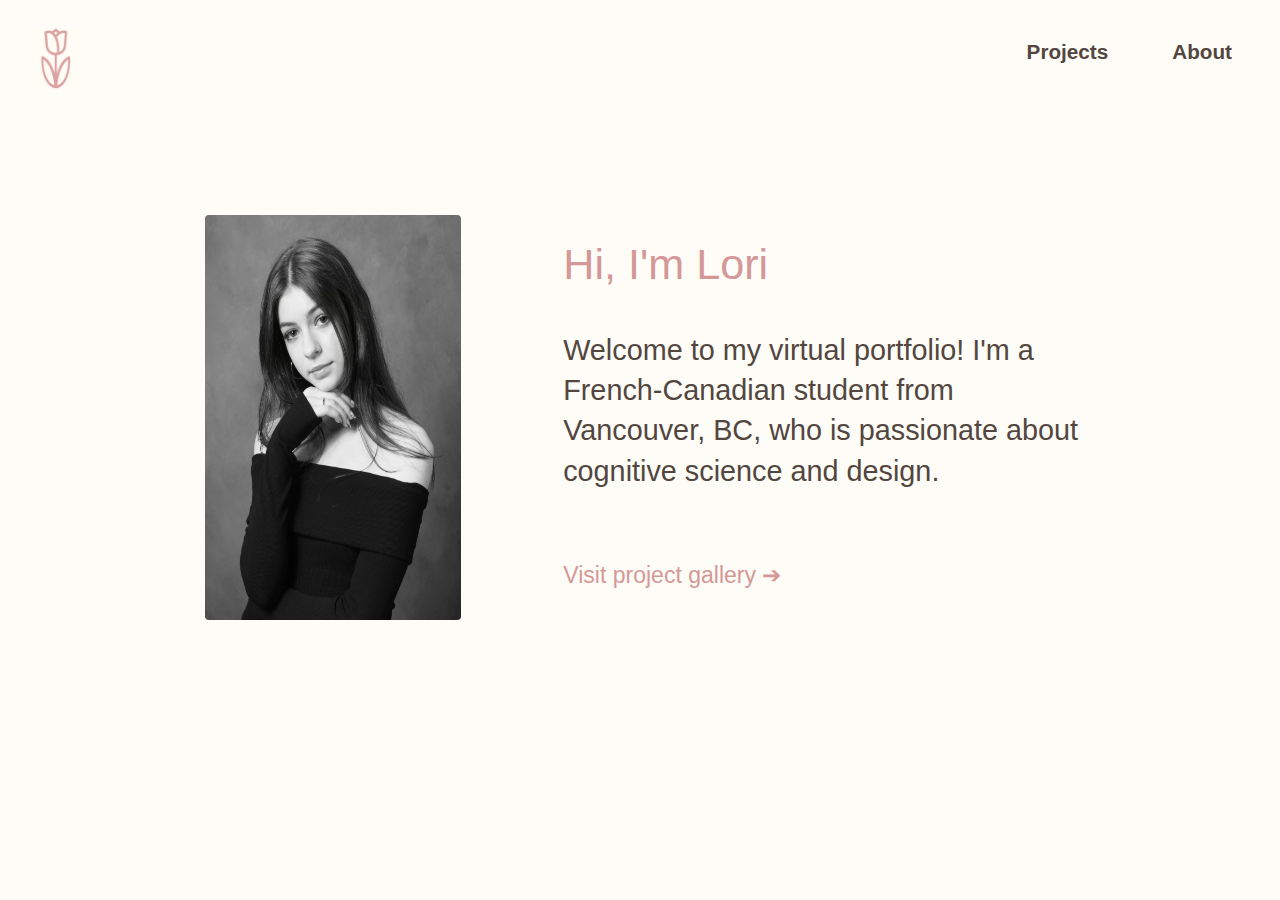
<file: index.html>
<!DOCTYPE html>
<html lang="en">

<head>
    <meta charset="UTF-8">
    <meta name="viewport" content="width=device-width, initial-scale=1.0">
    <title>Loriane Untz - Portfolio</title>
    <link rel="icon" type="image/png" href="images/favicon.png">
    <link rel="stylesheet" href="styles.css">

</head>

<body>
    <div class="navbar">
        <ul>
            <li style="float:left;"><a href="index.html"><b><img id="myLogo" src="images/logo.png"
                            alt="my-logo"></b></a></li>
            <li><a href="PageAboutMe.html">About</a></li>
            <li><a class="lastlink" href="PageProjects.html">Projects</a></li>
        </ul>
    </div>
    <p id="introText">
        <img id="photoOfMe" src="images/me.jpg" alt="me">
        <span id="title-pink">Hi, I'm Lori</span>
        <br>
        <br>
        Welcome to my virtual portfolio! I'm a French-Canadian student from Vancouver, BC, who is passionate about cognitive science and design.
        <br>
        <a href="PageProjects.html" class="galleryButton">Visit project gallery ➔</a>
    </p>
</body>

</html>
</file>
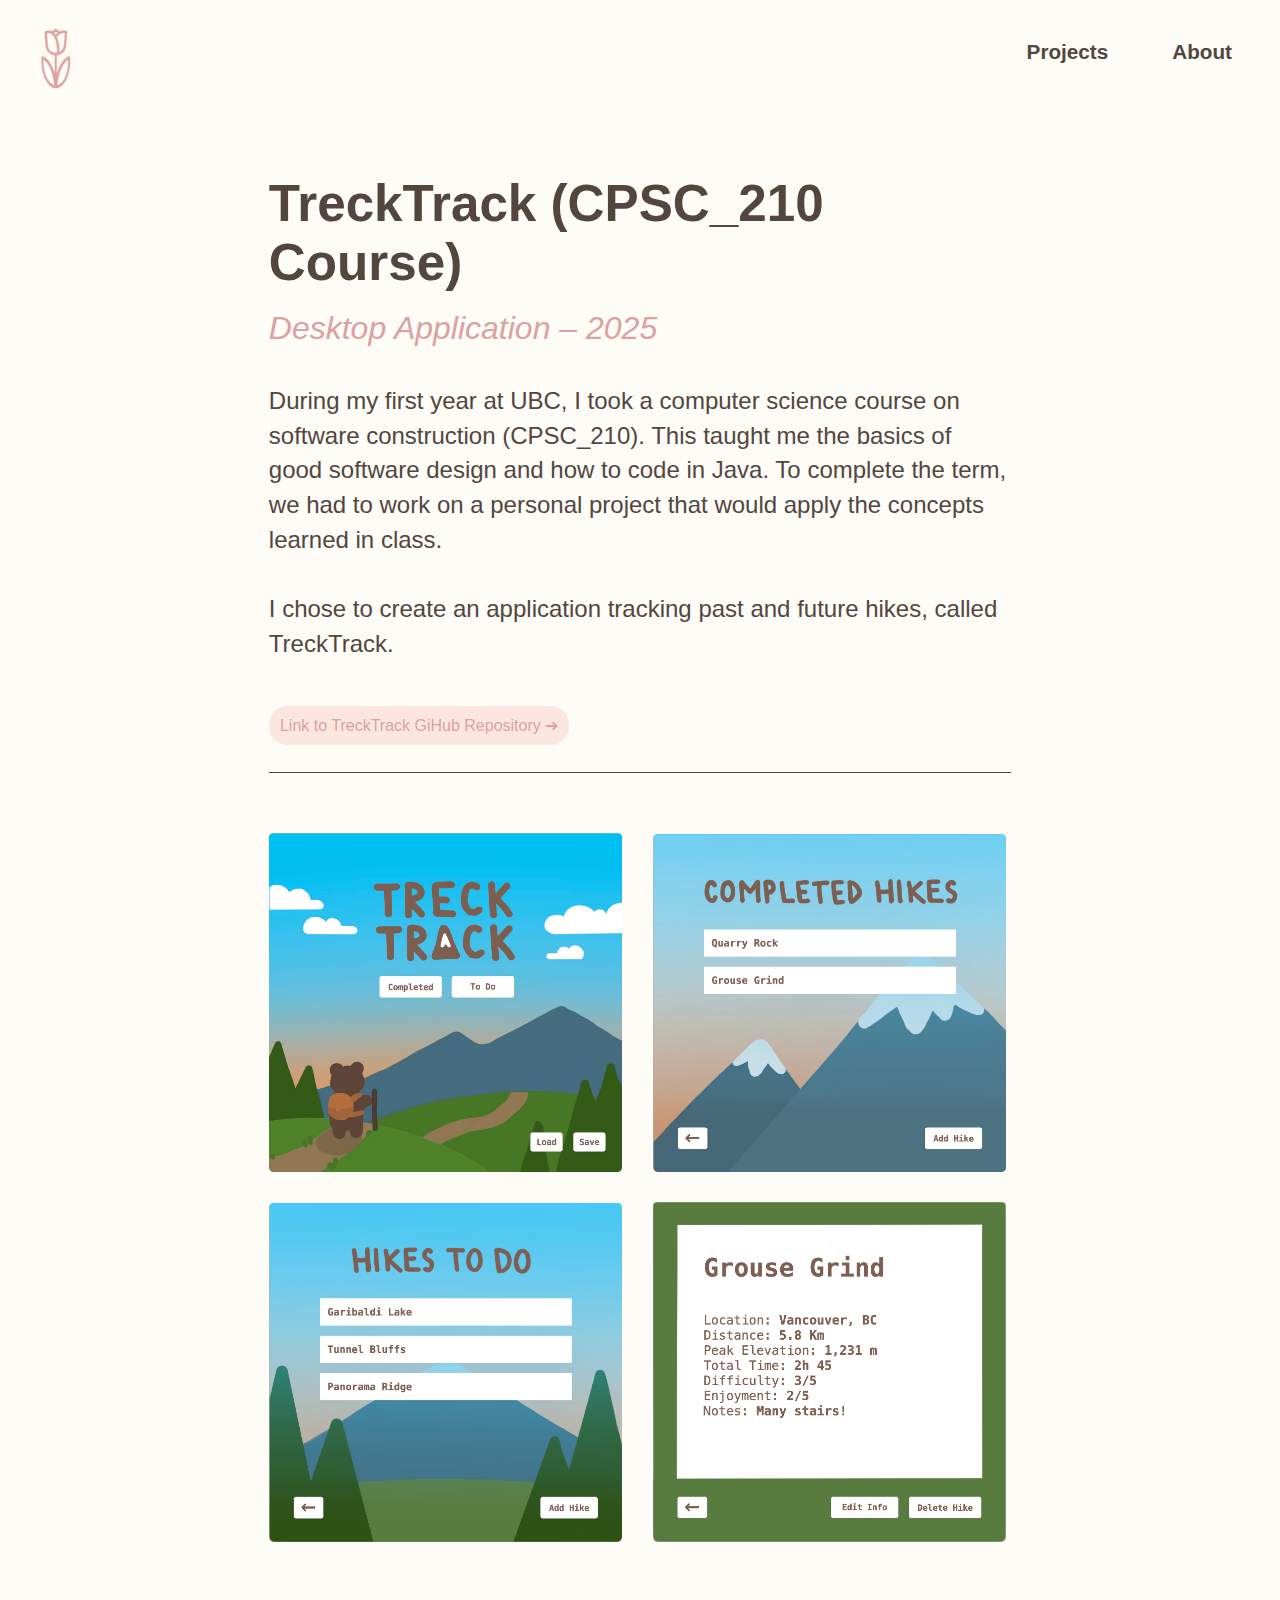
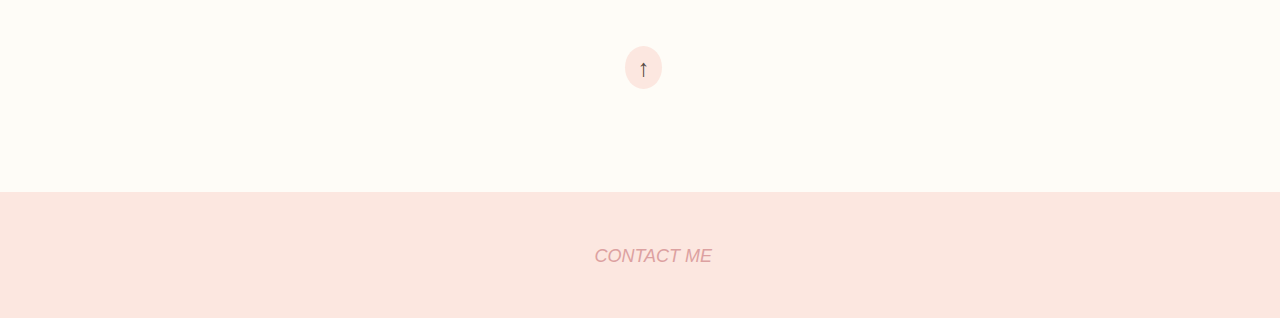
<file: P_210.html>
<!DOCTYPE html>
<html>

<head>
    <meta charset="UTF-8" />
    <meta name="viewport" content="width=device-width, initial-scale=1.0">
    <title>TreckTrack</title>
    <link rel="stylesheet" href="styles.css">
</head>

<body>
    <div class="navbar">
        <ul>
            <li style="float:left;"><a href="index.html"><b><img id="myLogo" src="images/logo.png"
                            alt="my-logo"></b></a></li>
            <li><a href="PageAboutMe.html">About</a></li>
            <li><a class="lastlink" href="PageProjects.html">Projects</a></li>
        </ul>
    </div>
    <div class="body">
        <h2>TreckTrack (CPSC_210 Course)</h2>
        <br>
        <h3>Desktop Application &#8211; 2025</h3>
        <p>
            During my first year at UBC, I took a computer science course on software construction (CPSC_210).
            This taught me the basics of good software design and how to code in Java. To complete the term, we
            had to work on a personal project that would apply the concepts learned in class.
            <br>
            <br>
            I chose to create an application tracking past and future hikes, called TreckTrack.
        </p>
        <br>
        <br>
        <br>
        <a class="linkButton" href="https://github.com/loriane-untz/trecktrack" target="_blank">Link to TreckTrack GiHub
            Repository ➔</a>
        <div id="line"></div>
        <img id="p2" src="images/TreckTrack1.png" alt="Photo 1">
        <img id="p3" src="images/TreckTrack2.png" alt="Photo 2">
        <img id="p2" src="images/TreckTrack3.png" alt="Photo 3">
        <img id="p3" src="images/TreckTrack4.png" alt="Photo 4">
        <a class="topArrow" href="P_210.html">&uarr;</a>
    </div>
    <p class="pageBottom"><a class="pageBottomText" href="mailto:loriane@untz.net" target="_blank">CONTACT ME</a></p>
</body>

</html>
</file>
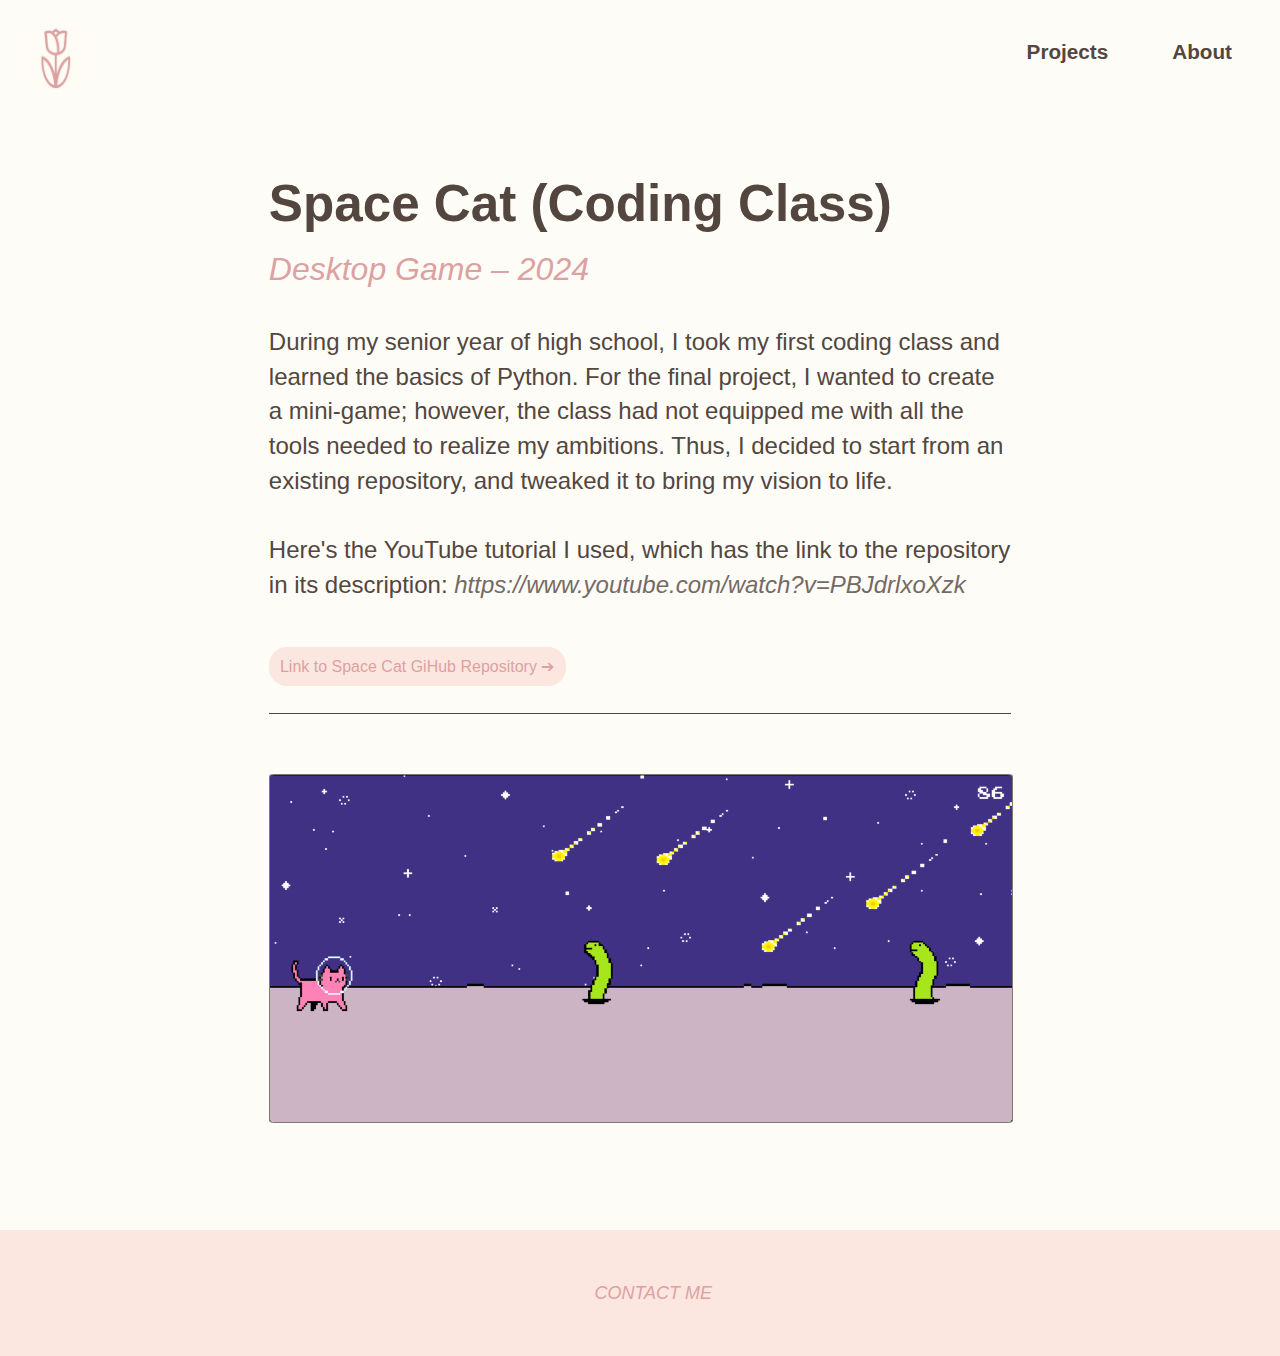
<file: P_CatGame.html>
<!DOCTYPE html>
<html>

<head>
    <meta charset="UTF-8" />
    <meta name="viewport" content="width=device-width, initial-scale=1.0">
    <title>Space Cat</title>
    <link rel="icon" type="image/png" href="images/favicon.png">
    <link rel="stylesheet" href="styles.css">
</head>

<body>
    <div class="navbar">
        <ul>
            <li style="float:left;"><a href="index.html"><b><img id="myLogo" src="images/logo.png"
                            alt="my-logo"></b></a></li>
            <li><a href="PageAboutMe.html">About</a></li>
            <li><a class="lastlink" href="PageProjects.html">Projects</a></li>
        </ul>
    </div>
    <div class="body">
        <h2>Space Cat (Coding Class)</h2>
        <br>
        <h3>Desktop Game &#8211; 2024</h3>
        <p>
            During my senior year of high school, I took my first coding class and learned the basics of Python.
            For the final project, I wanted to create a mini-game; however, the class had not equipped me with
            all the tools needed to realize my ambitions. Thus, I decided to start from an existing repository, and
            tweaked it to bring my vision to life.
            <br>
            <br>
            Here's the YouTube tutorial I used, which has the link to the repository in its description:
            <a class="link" href="https://www.youtube.com/watch?v=PBJdrlxoXzk"
                target="_blank">https://www.youtube.com/watch?v=PBJdrlxoXzk</a>
        </p>
        <br>
        <br>
        <br>
        <a class="linkButton" href="https://github.com/loriane-untz/space-cat.git" target="_blank">Link to Space Cat
            GiHub Repository ➔</a>
        <div id="line"></div>
        <img id="p0" src="images/SpaceCat1.png" alt="Photo 1">
    </div>
    <p class="pageBottom"><a class="pageBottomText" href="mailto:loriane@untz.net" target="_blank">CONTACT ME</a></p>
</body>

</html>
</file>
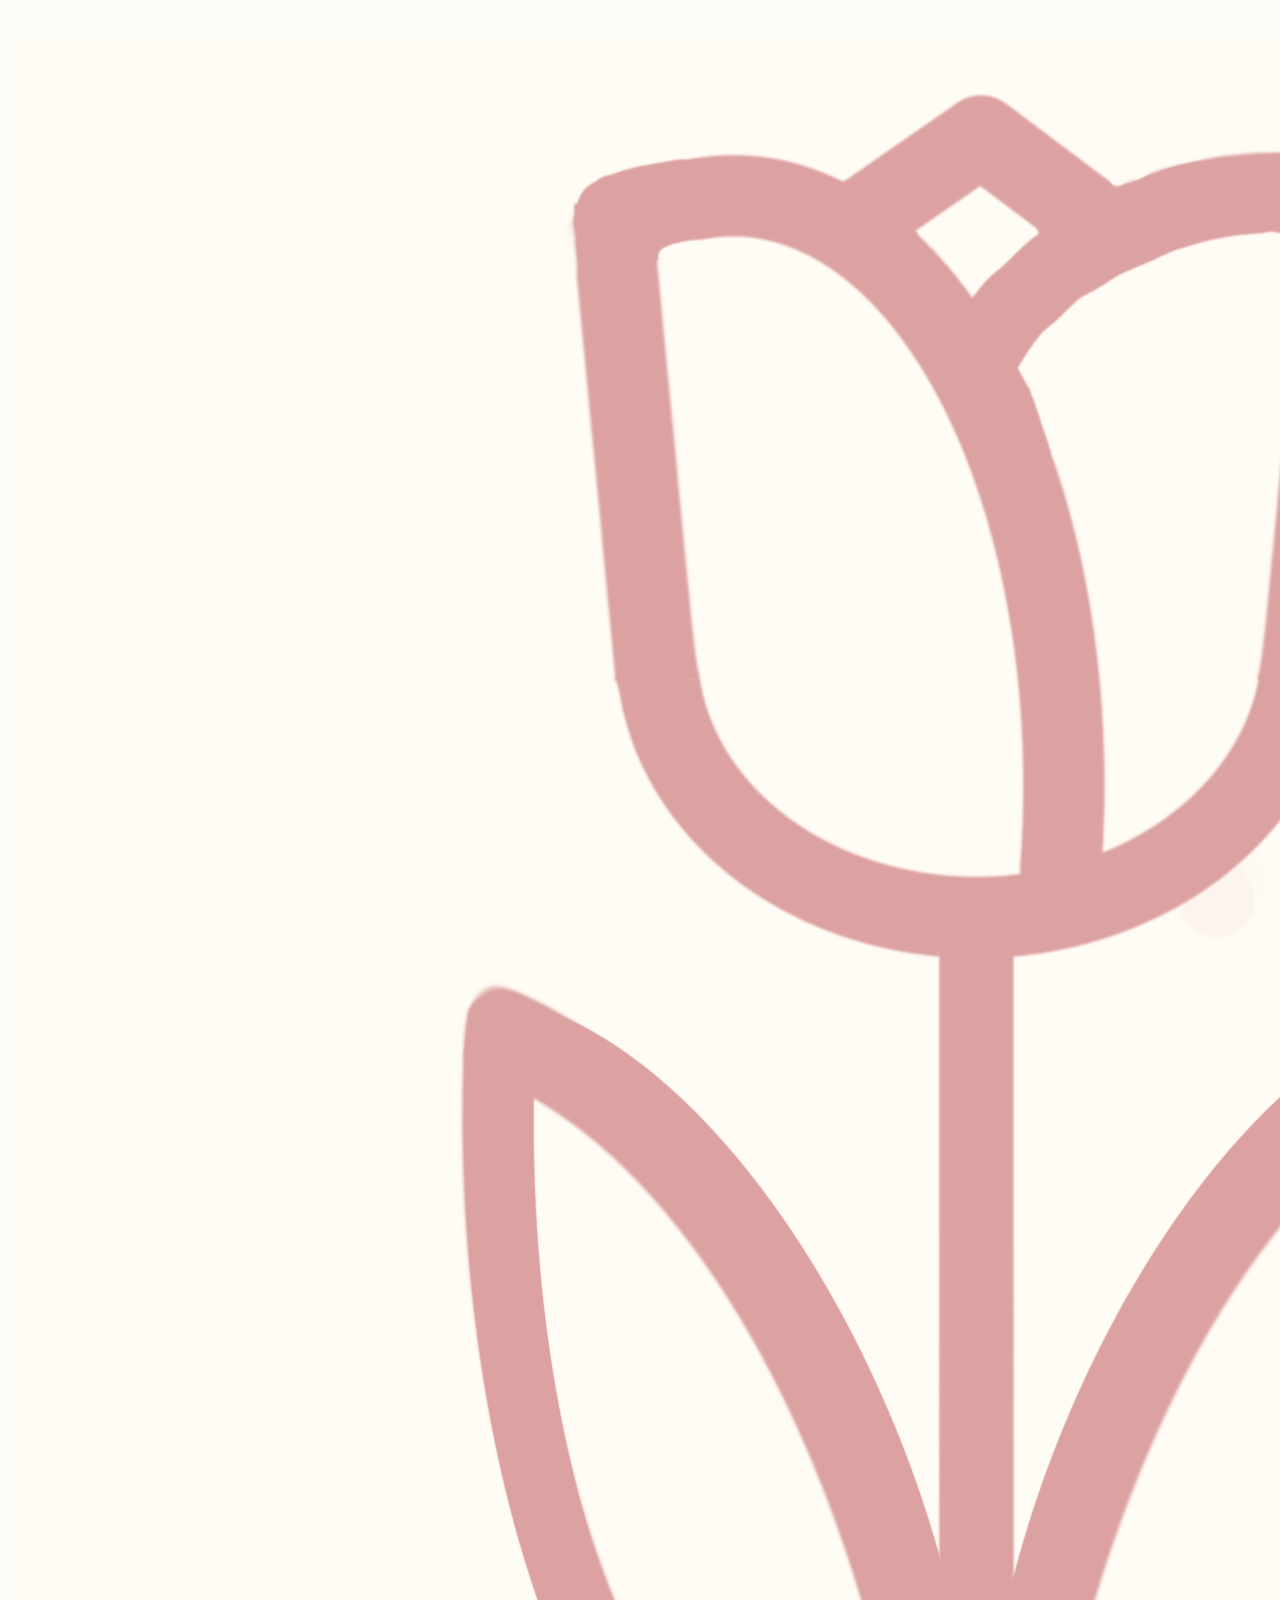
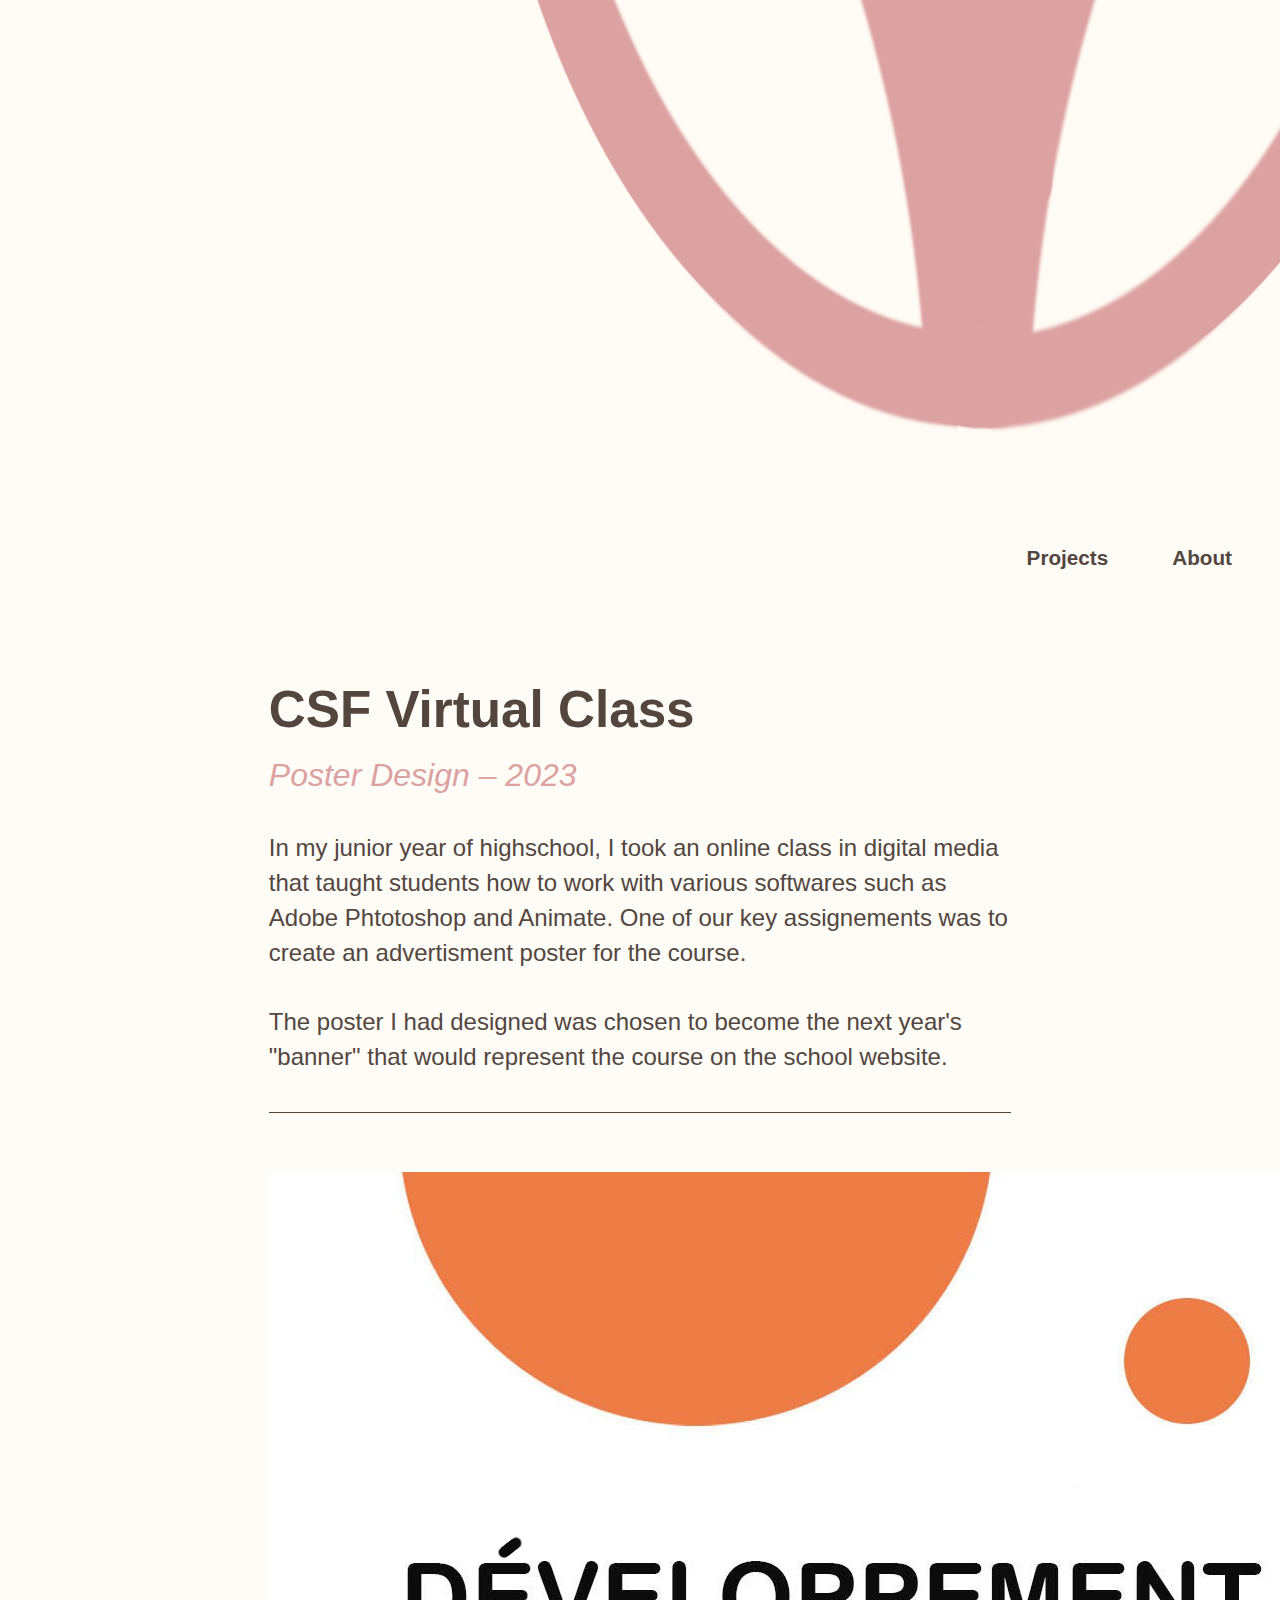
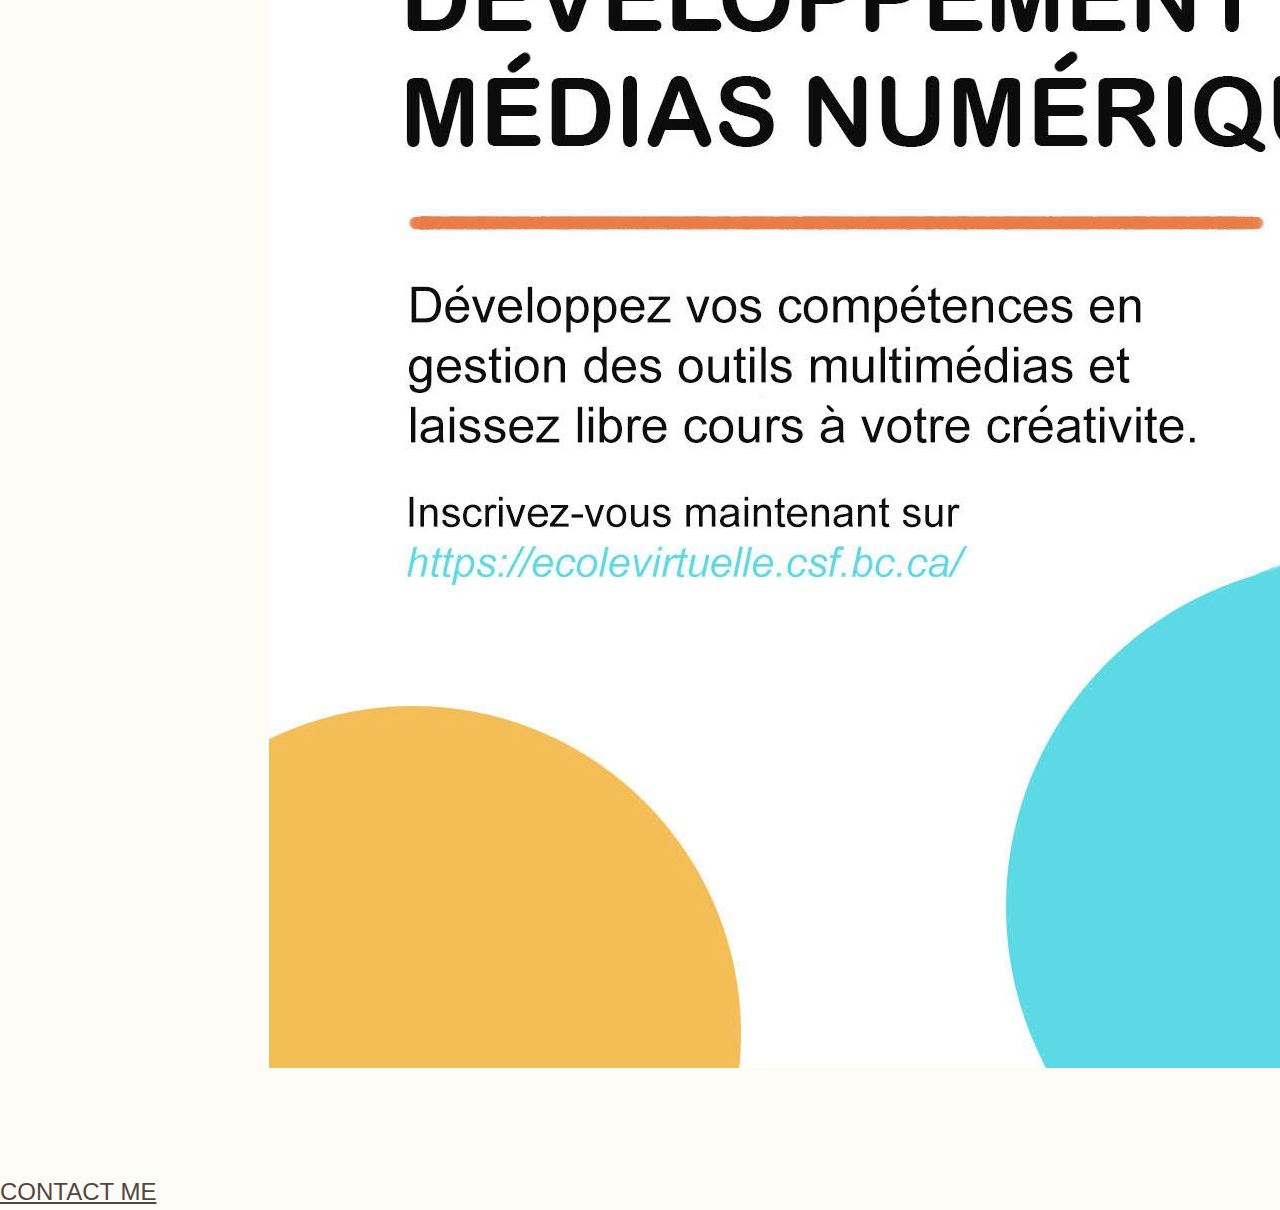
<file: P_DMN.html>
<!DOCTYPE html>
<html>
<head>
    <meta charset="UTF-8" />
    <meta name="viewport" content="width=device-width, initial-scale=1.0">
    <title>Poster</title>
    <link rel="stylesheet" href="styles.css">
    <link rel="icon" type="image/x-icon" href="3907592-200.png">
    <link rel="preconnect" href="https://fonts.googleapis.com">
    <link rel="preconnect" href="https://fonts.gstatic.com" crossorigin>
    <link href="https://fonts.googleapis.com/css2?family=Concert+One&family=Prata&display=swap" rel="stylesheet">
</head>
<body>
    <div class="navbar">
        <ul>
            <li style="float:left;"><a href="PageHome.html" id="homelink"><b><img id="mylogo" src="images/logo.png" alt="my-logo"></b></a></li>
            <li><a href="PageAboutMe.html">About</a></li>
            <li><a class="lastlink" href="PageProjects.html">Projects</a></li>
        </ul>
    </div>
    <div class="body">
        <h2>CSF Virtual Class </h2>
        <br>
        <h3>Poster Design &#8211; 2023</h3>
        <p>
            In my junior year of highschool, I took an online class in digital media that taught students how 
            to work with various softwares such as Adobe Phtotoshop and Animate. One of our key assignements 
            was to create an advertisment poster for the course. 
            <br>
            <br>
            The poster I had designed was chosen to become the next year's "banner" that would represent 
            the course on the school website.
        </p>
        <div id="line"></div>
        <img id="DMN" src="images/DMN1.png">
    </div>
    <p class="pagebottom"><a class="pagebottomtext" href="mailto:loriane@untz.net" target="_blank">CONTACT ME</a></p>
</body>
</html>
</file>
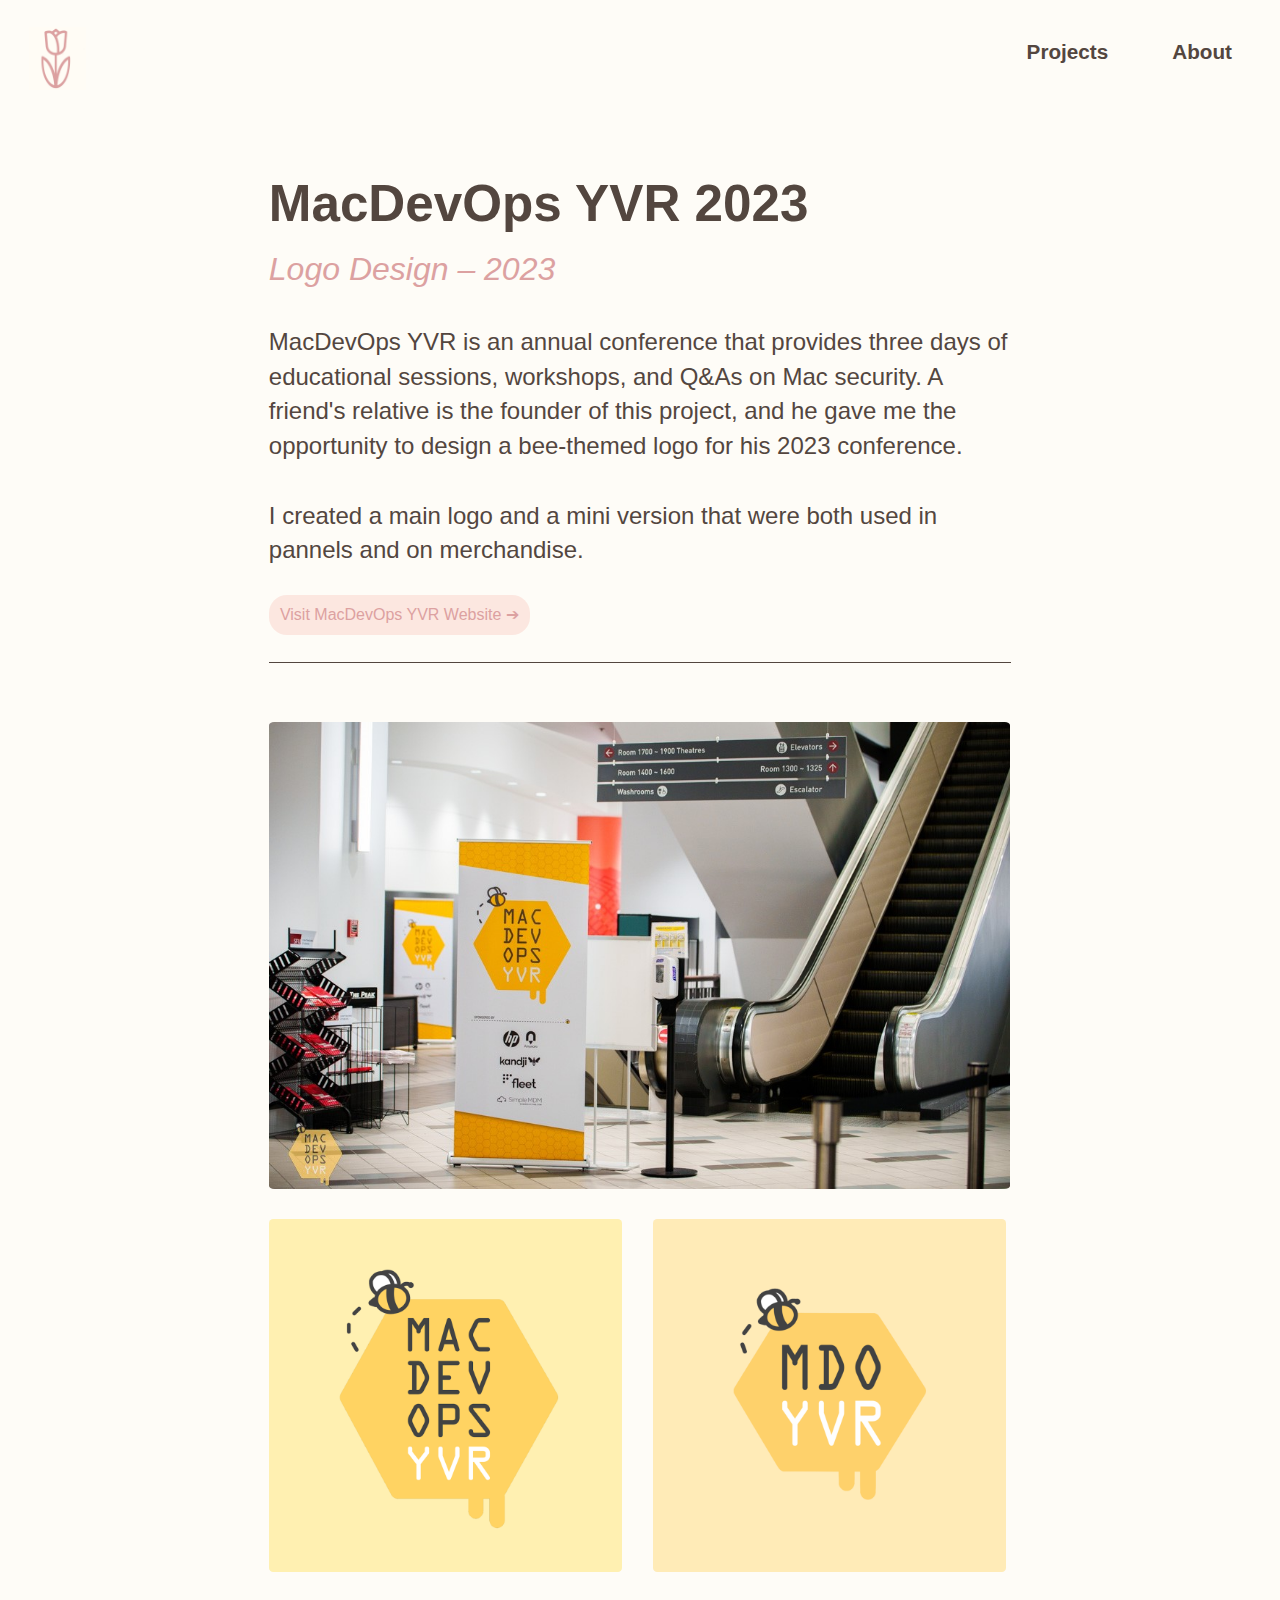
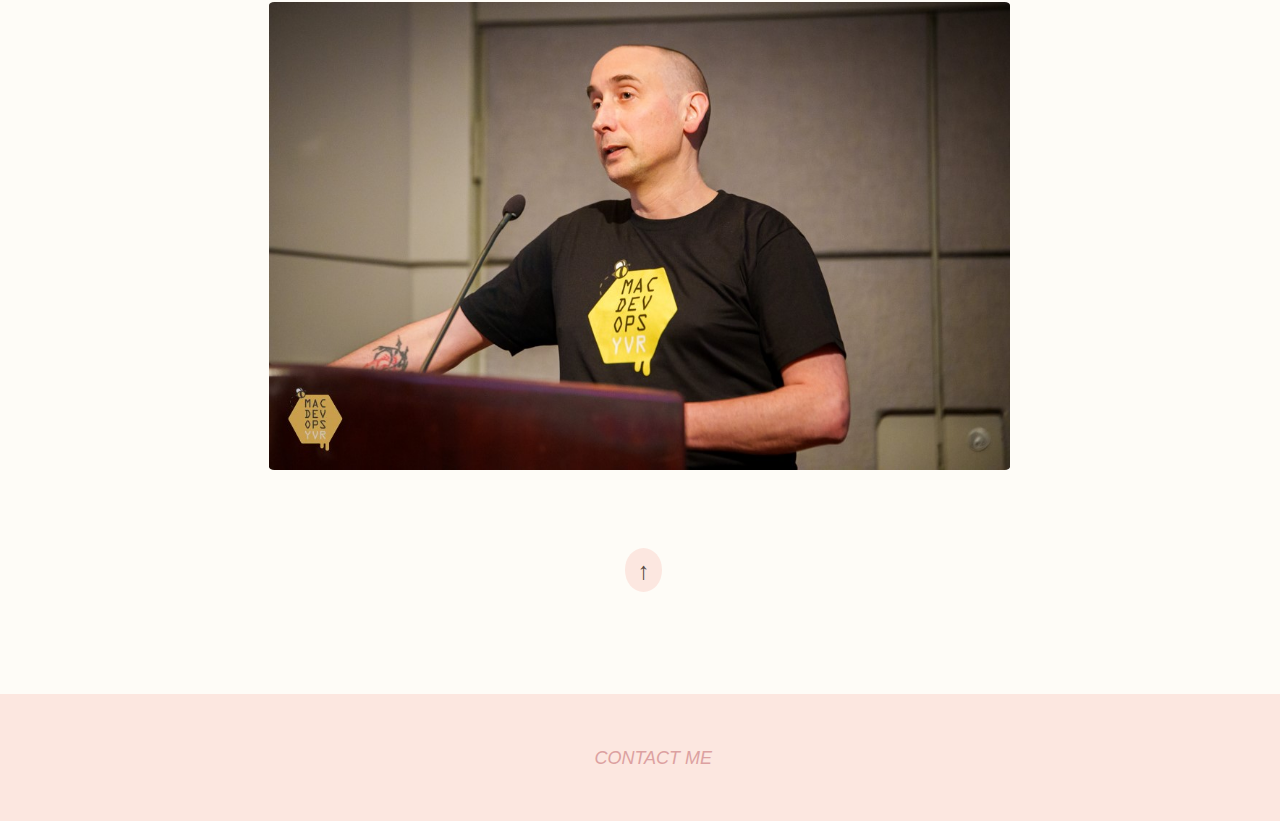
<file: P_MDO.html>
<!DOCTYPE html>
<html>

<head>
    <meta charset="UTF-8" />
    <meta name="viewport" content="width=device-width, initial-scale=1.0">
    <title>MDO YVR Logo</title>
    <link rel="stylesheet" href="styles.css">
</head>

<body>
    <div class="navbar">
        <ul>
            <li style="float:left;"><a href="index.html"><b><img id="myLogo" src="images/logo.png"
                            alt="my-logo"></b></a></li>
            <li><a href="PageAboutMe.html">About</a></li>
            <li><a class="lastlink" href="PageProjects.html">Projects</a></li>
        </ul>
    </div>
    <div class="body">
        <h2>MacDevOps YVR 2023 </h2>
        <br>
        <h3>Logo Design &#8211; 2023</h3>
        <p style="margin-bottom: 5%;">
            MacDevOps YVR is an annual conference that provides three days of educational sessions, workshops, and Q&As
            on Mac security.
            A friend's relative is the founder of this project, and he gave me the opportunity to design a bee-themed
            logo for his 2023 conference.
            <br>
            <br>
            I created a main logo and a mini version that were both used in pannels and on merchandise.
        </p>
        <a class="linkButton" href="https://mdoyvr.com/" target="_blank">Visit MacDevOps YVR Website ➔</a>
        <div id="line"></div>
        <img id="p1" src="images/MDO1.JPG" alt="Photo 1">
        <img id="p2" src="images/MDO2.png" alt="Photo 2">
        <img id="p3" src="images/MDO3.png" alt="Photo 3">
        <img id="p4" src="images/MDO4.JPG" alt="Photo 4">
        <a class="topArrow" href="P_MDO.html">&uarr;</a>
    </div>
    <p class="pageBottom"><a class="pageBottomText" href="mailto:loriane@untz.net" target="_blank">CONTACT ME</a></p>
</body>

</html>
</file>
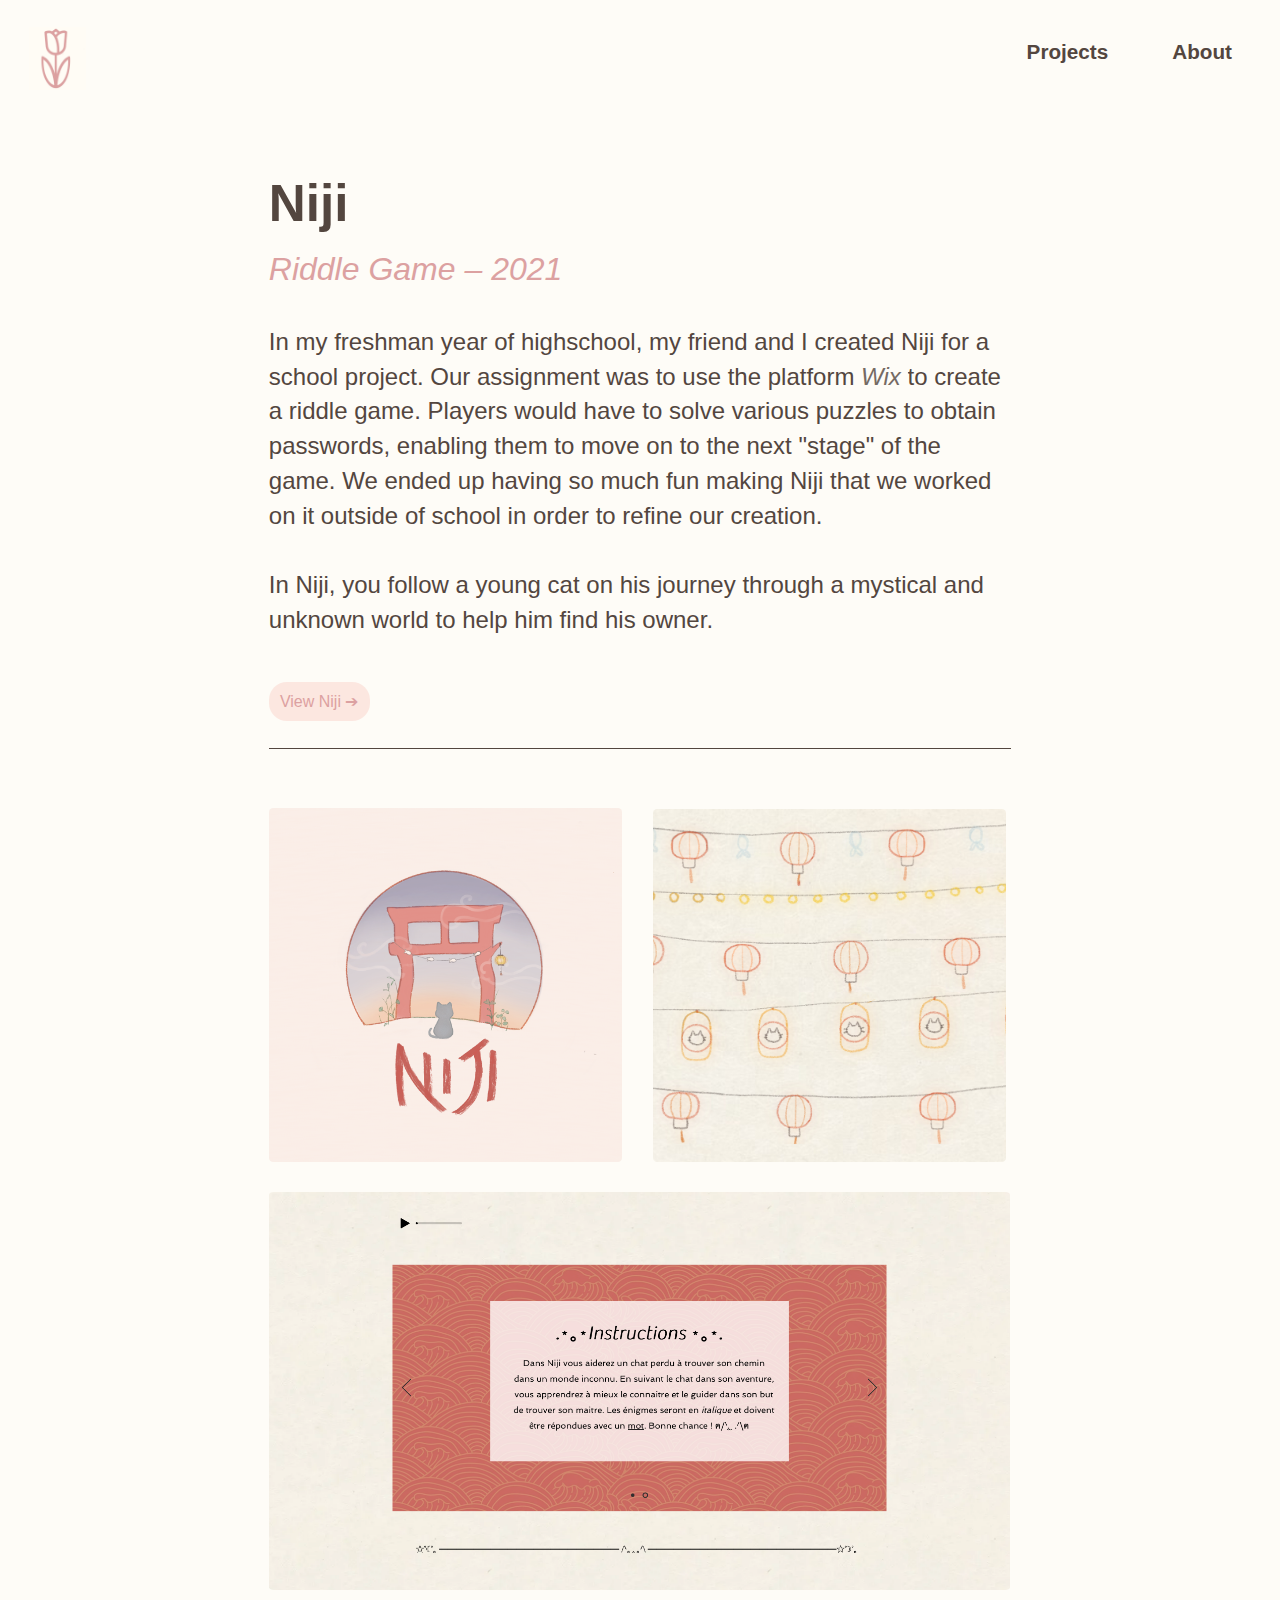
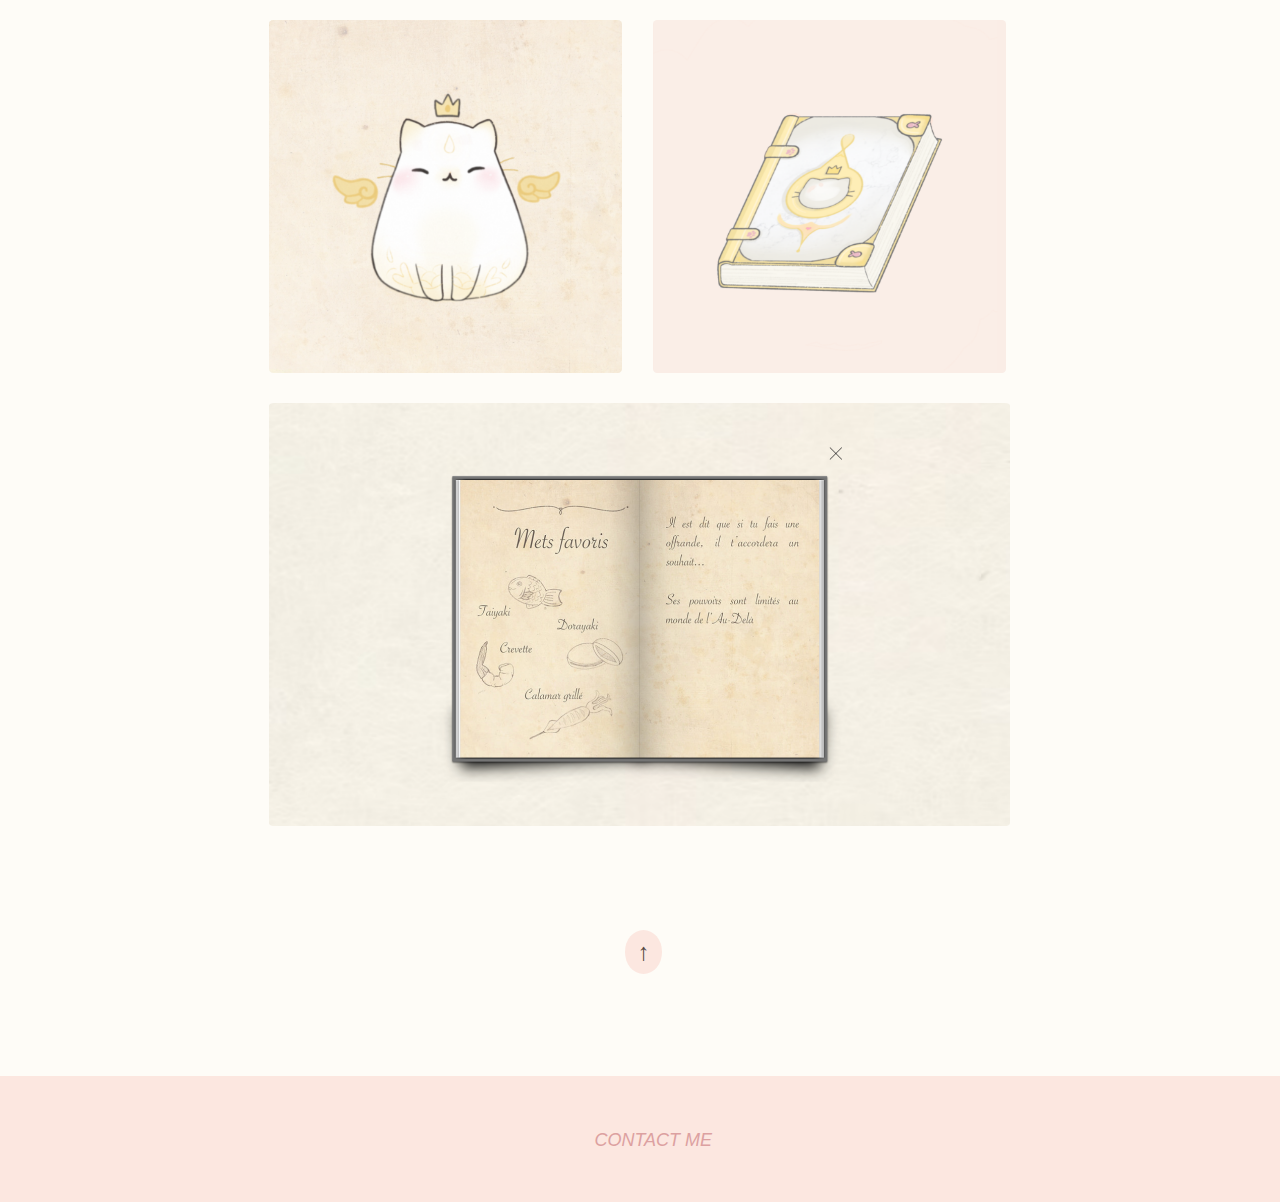
<file: P_NIJI.html>
<!DOCTYPE html>
<html>

<head>
    <meta charset="UTF-8" />
    <meta name="viewport" content="width=device-width, initial-scale=1.0">
    <title>Niji</title>
    <link rel="stylesheet" href="styles.css">
</head>

<body>
    <div class="navbar">
        <ul>
            <li style="float:left;"><a href="index.html"><b><img id="myLogo" src="images/logo.png"
                            alt="my-logo"></b></a></li>
            <li><a href="PageAboutMe.html">About</a></li>
            <li><a class="lastlink" href="PageProjects.html">Projects</a></li>
        </ul>
    </div>
    <div class="body">
        <h2>Niji</h2>
        <br>
        <h3>Riddle Game &#8211; 2021</h3>
        <p>
            In my freshman year of highschool, my friend and I created Niji for a school project.
            Our assignment was to use the platform
            <a class="link"
                href="https://www.web.com/compare-web-vs-wix-ft?s_tnt=1621331%3A1%3A0&adobe_mc_sdid=SDID%3D2020906029EF0691-445695D07F70E0B6%7CMCORGID%3DA8B5776A5245B4360A490D44%40AdobeOrg%7CTS%3D1714365329&adobe_mc_ref=https%3A%2F%2Fwww.google.com%2F&siteid=46085836&channelid=P11C46085836S570N0B5578A16D4499E0000V180&s_kwcid=AL!6168!3!675941203414!e!!g!!wix&gad_source=1&gclid=CjwKCAjw57exBhAsEiwAaIxaZsTV7KqAp8Yg-po8f5bQuSX7k805qd5UvEF1yOP66b58HwUn9ycSTRoCi3AQAvD_BwE&gclsrc=aw.ds"
                target="_blank">
                Wix
            </a>
            to create a riddle game. Players would have to solve various puzzles to obtain passwords,
            enabling them to move on to the next "stage" of the game. We ended up having so much
            fun making Niji that we worked on it outside of school in order to refine our creation.
            <br>
            <br>
            In Niji, you follow a young cat on his journey through a mystical
            and unknown world to help him find his owner.
        </p>
        <br>
        <br>
        <br>
        <a class="linkButton" href=" https://lorianeuntz.wixsite.com/niji" target="_blank">View Niji ➔</a>
        <div id="line"></div>
        <img id="p2" src="images/Niji1.png" alt="Photo 1">
        <img id="p3" src="images/Niji2.png" alt="Photo 2">
        <img id="p1" src="images/Niji6.png" alt="Photo 3">
        <img id="p2" src="images/Niji4.png" alt="Photo 4">
        <img id="p3" src="images/Niji5.png" alt="Photo 5">
        <img id="p1" src="images/Niji3.png" alt="Photo 6">
        <a class="topArrow" href="P_NIJI.html">&uarr;</a>
    </div>
    <p class="pageBottom"><a class="pageBottomText" href="mailto:loriane@untz.net" target="_blank">CONTACT ME</a></p>
</body>

</html>
</file>
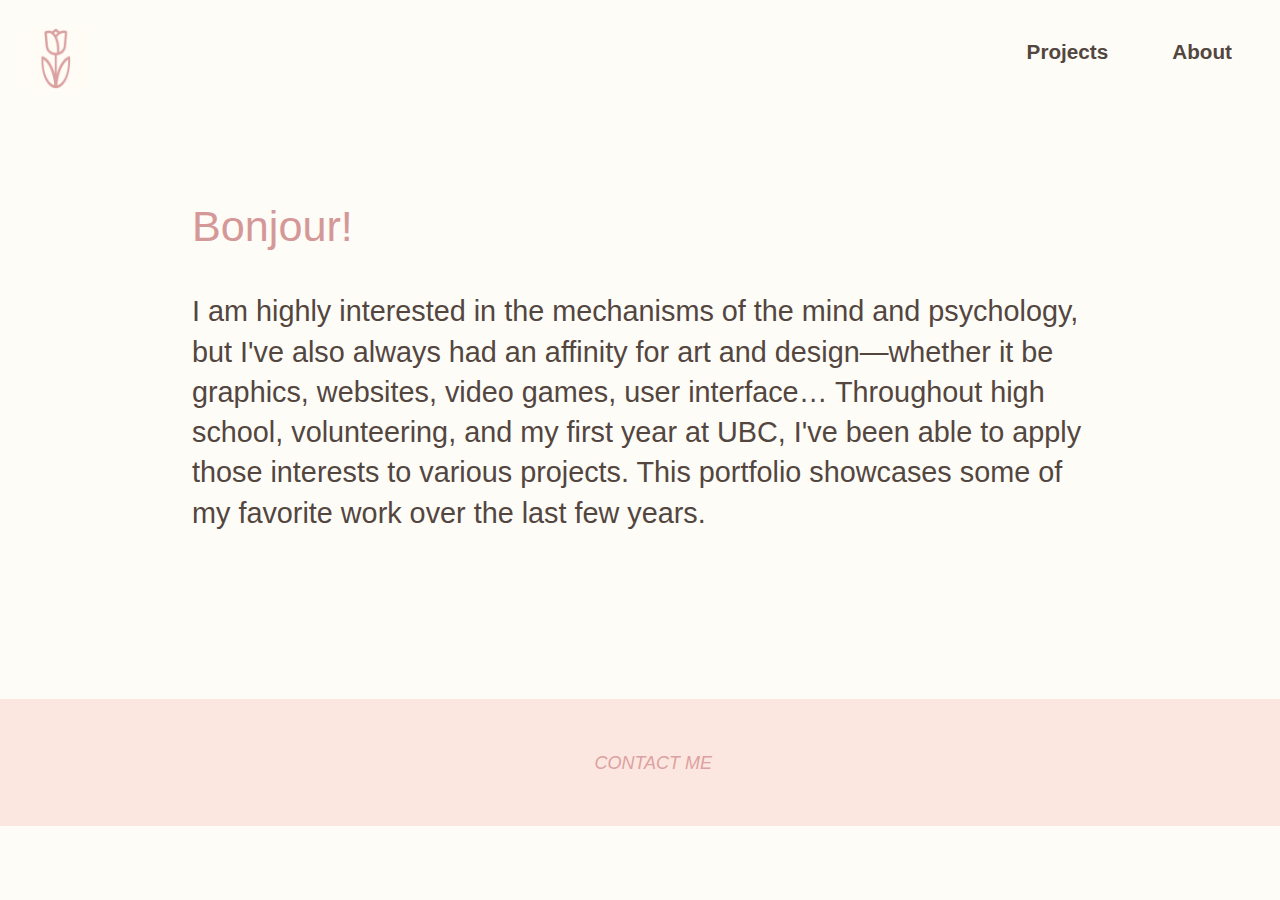
<file: PageAboutMe.html>
<!DOCTYPE html>
<html lang="en">

<head>
    <meta charset="UTF-8">
    <meta name="viewport" content="width=device-width, initial-scale=1.0">
    <title>About Loriane Untz</title>
    <link rel="icon" type="image/png" href="images/favicon.png">
    <link rel="stylesheet" href="styles.css">
</head>

<body>
    <div class="navbar">
        <ul>
            <li style="float:left;"><a href="index.html"><b><img id="myLogo" src="images/logo.png"
                            alt="my-logo"></b></a></li>
            <li><a href="PageAboutMe.html">About</a></li>
            <li><a class="lastlink" href="PageProjects.html">Projects</a></li>
        </ul>
    </div>
    <p class="aboutText">
        <span id="title-pink">Bonjour!</span>
        <br>
        <br>
        I am highly interested in the mechanisms of the mind and psychology, but I've also always had an affinity for art and design&#8212;whether it be graphics,
        websites, video games, user interface… Throughout high school, volunteering, and my
        first year at UBC, I've been able to apply those interests to various projects. This portfolio showcases
        some of my favorite work over the last few years.
    </p>
    <p class="pageBottom"><a class="pageBottomText" href="mailto:loriane@untz.net" target="_blank">CONTACT ME</a></p>
</body>

</html>
</file>
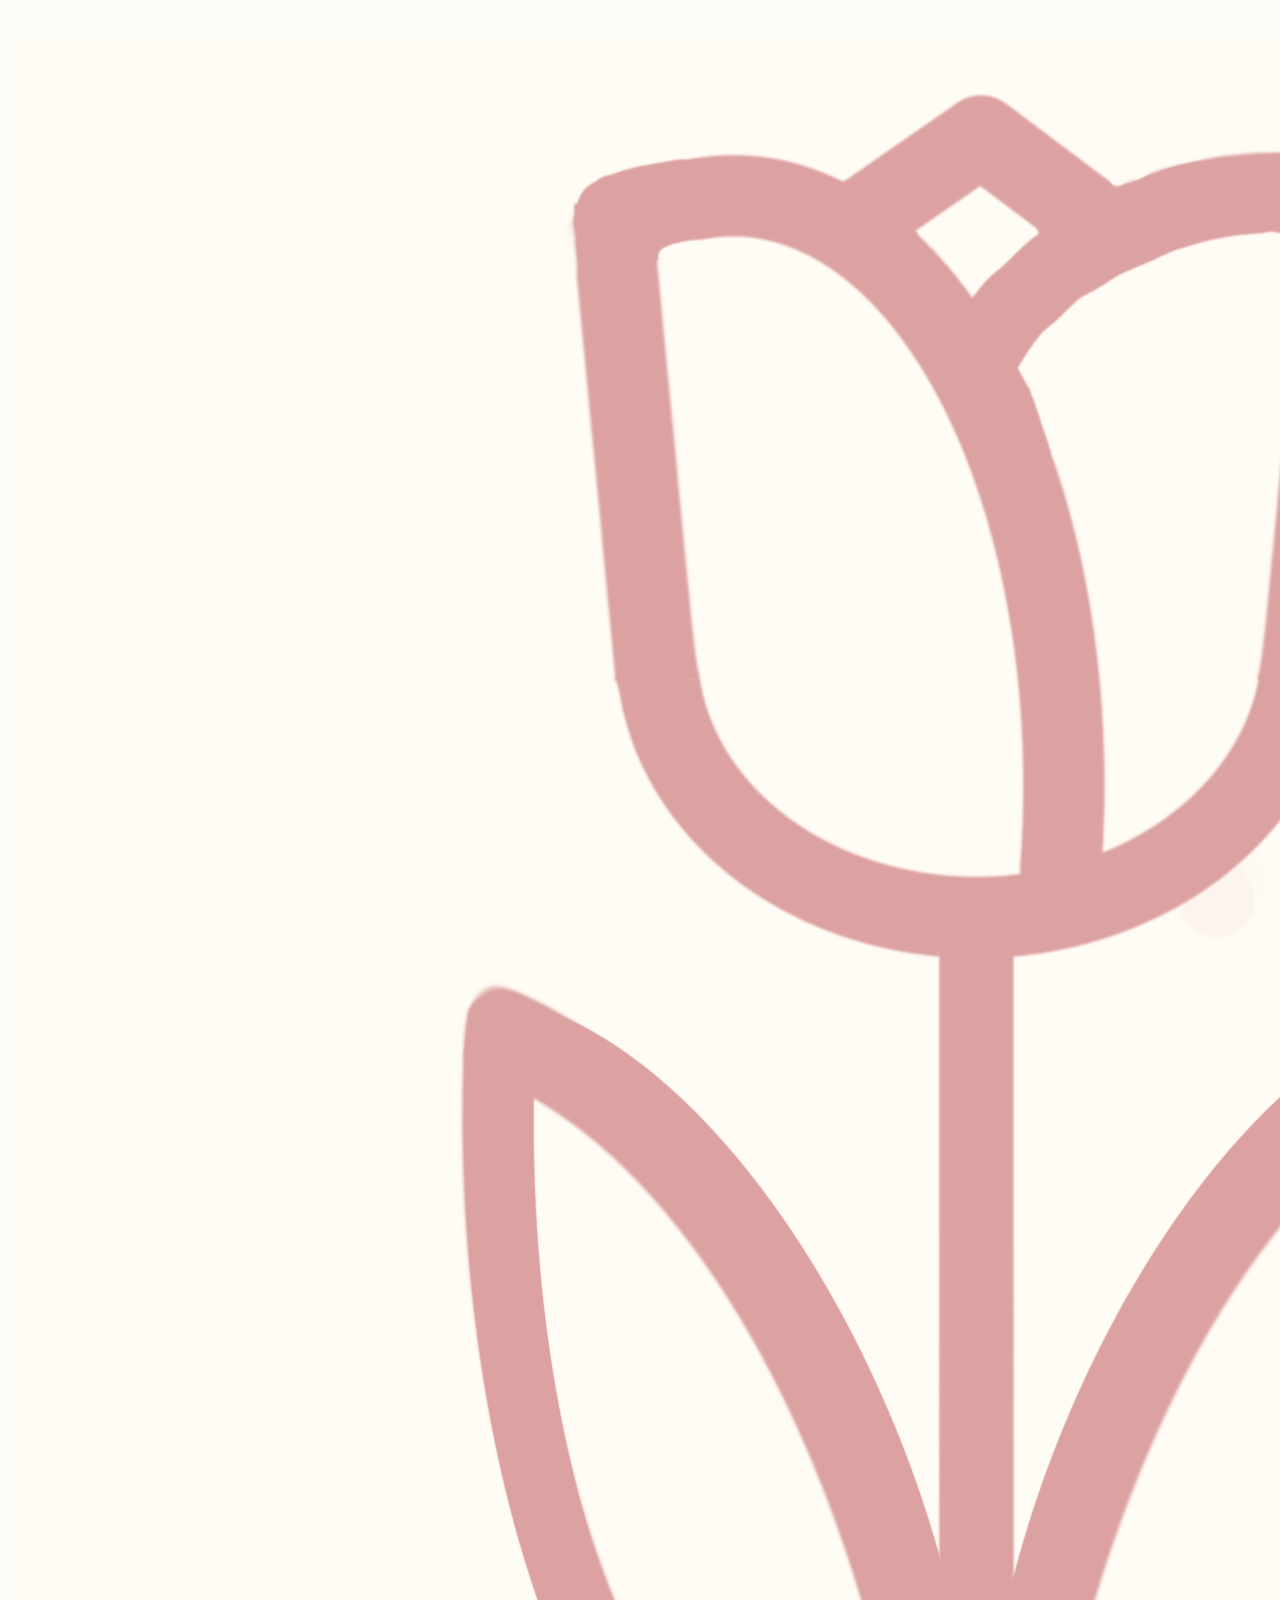
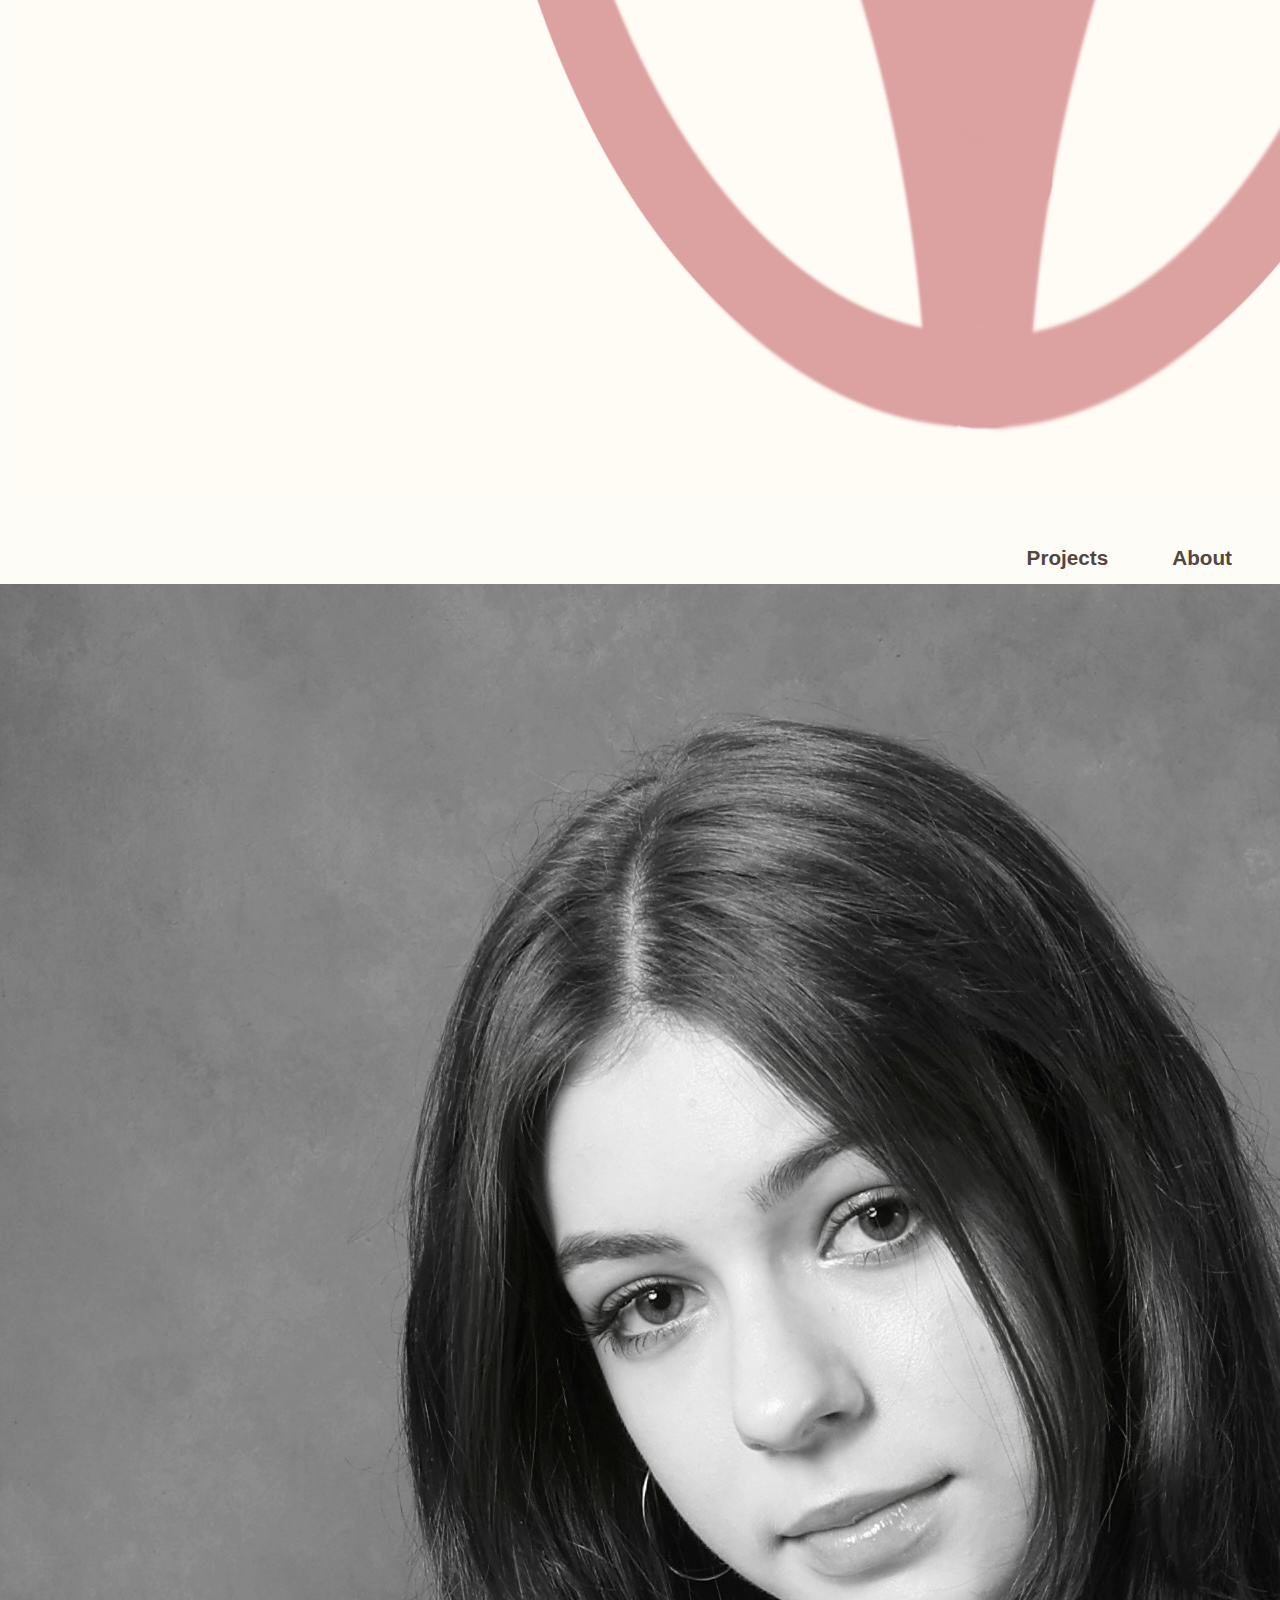
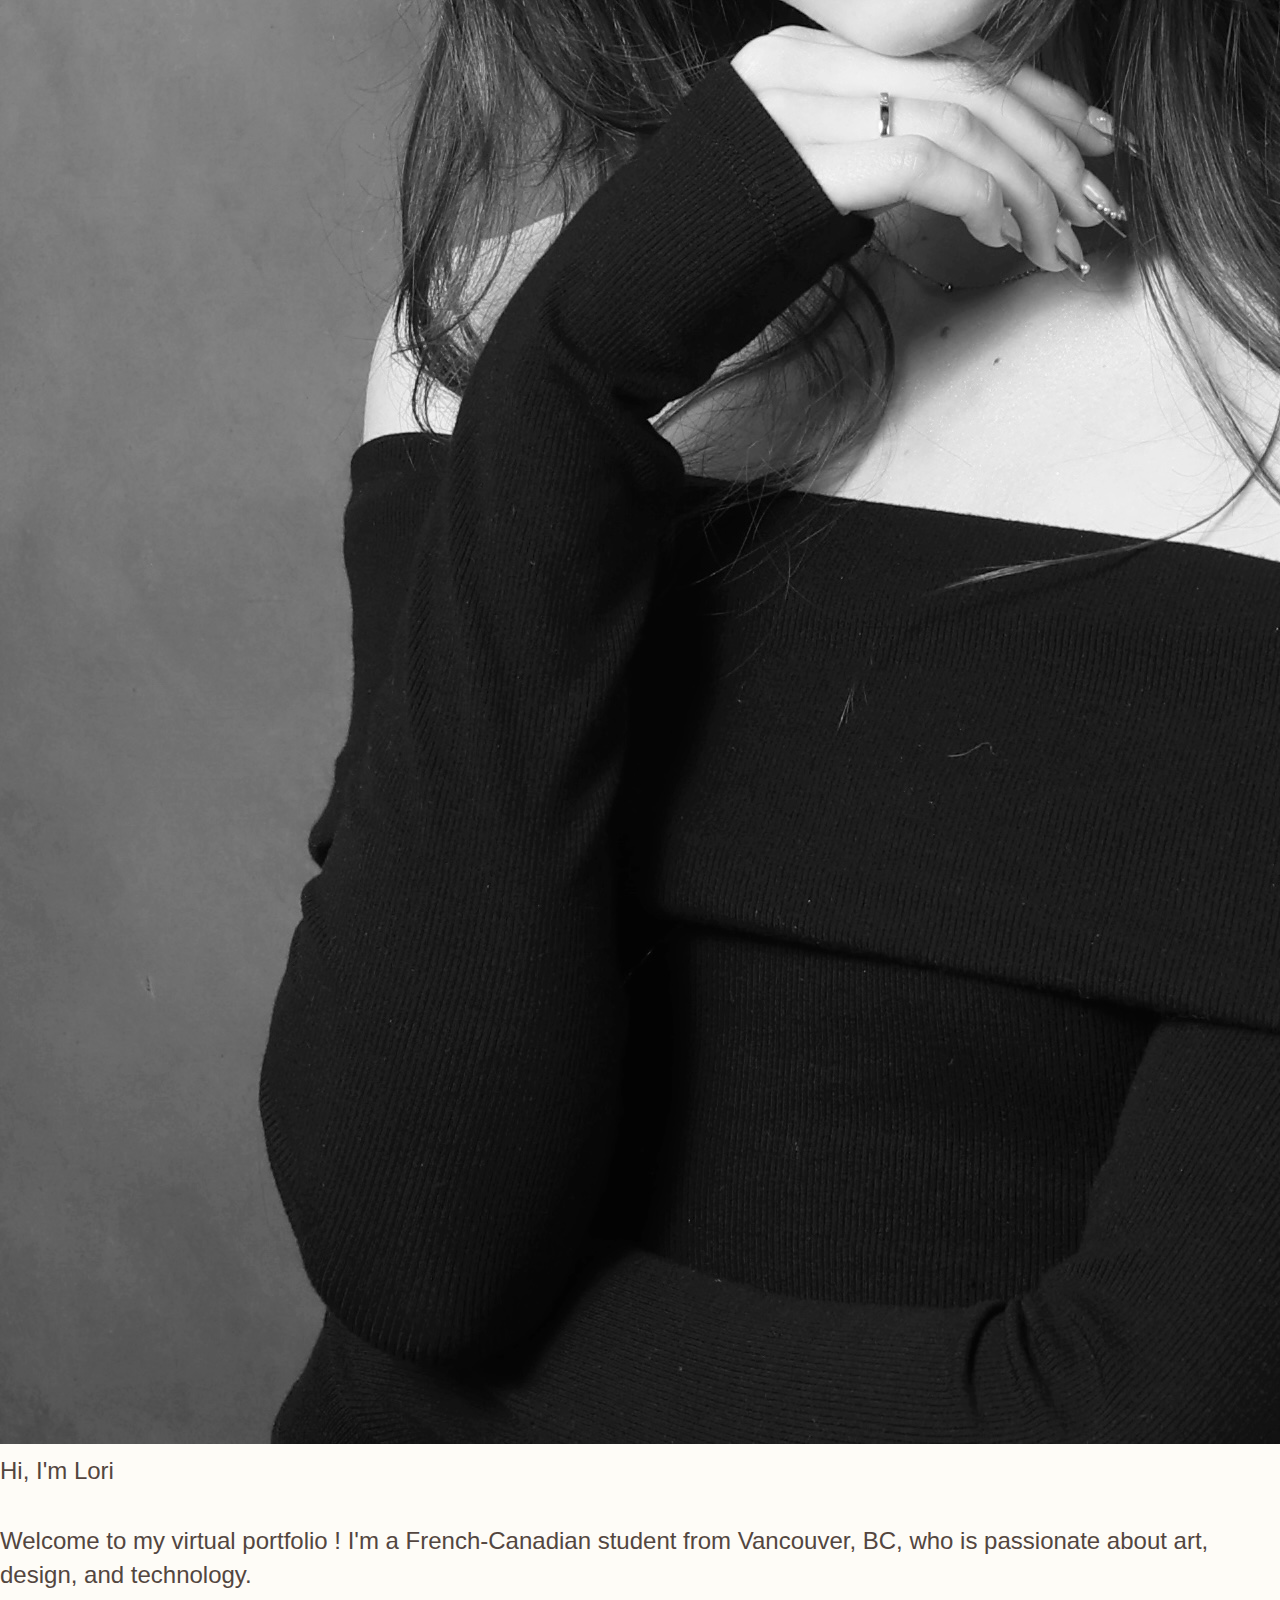
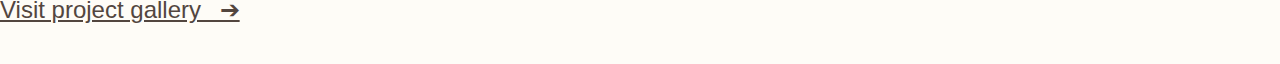
<file: PageHome.html>
<!DOCTYPE html>
<html lang="en">
<head>
    <meta charset="UTF-8">
    <meta name="viewport" content="width=device-width, initial-scale=1.0">
    <title>Loriane Untz - Portfolio</title>
    <link rel="stylesheet" href="styles.css">
    <link rel="icon" type="image/x-icon" href="3907592-200.png">
    <link rel="preconnect" href="https://fonts.googleapis.com">
    <link rel="preconnect" href="https://fonts.googleapis.com">
    <link rel="preconnect" href="https://fonts.gstatic.com" crossorigin>
    <link href="https://fonts.googleapis.com/css2?family=Concert+One&family=Prata&display=swap" rel="stylesheet">
</head>
<body>
    <div class="navbar">
        <ul>
            <li style="float:left;"><a href="PageHome.html" id="homelink"><b><img id="mylogo" src="images/logo.png" alt="my-logo"></b></a></li>
            <li><a href="PageAboutMe.html">About</a></li>
            <li><a class="lastlink" href="PageProjects.html">Projects</a></li>
        </ul>
    </div>
        <p id="intro">
            <img id="picofme" src="images/me.jpg" alt="me">
            <span id="hi">Hi, I'm Lori</span>
            <br> 
            <br>
            Welcome to my virtual portfolio ! I'm a French-Canadian student from Vancouver, BC, who is passionate about art, 
            design, and technology.
            <br>
            <a href="PageProjects.html" class="GalleryButton">Visit project gallery &ensp;➔</a>
        </p>
        <br>
        <br>
</body>
</html>
</file>
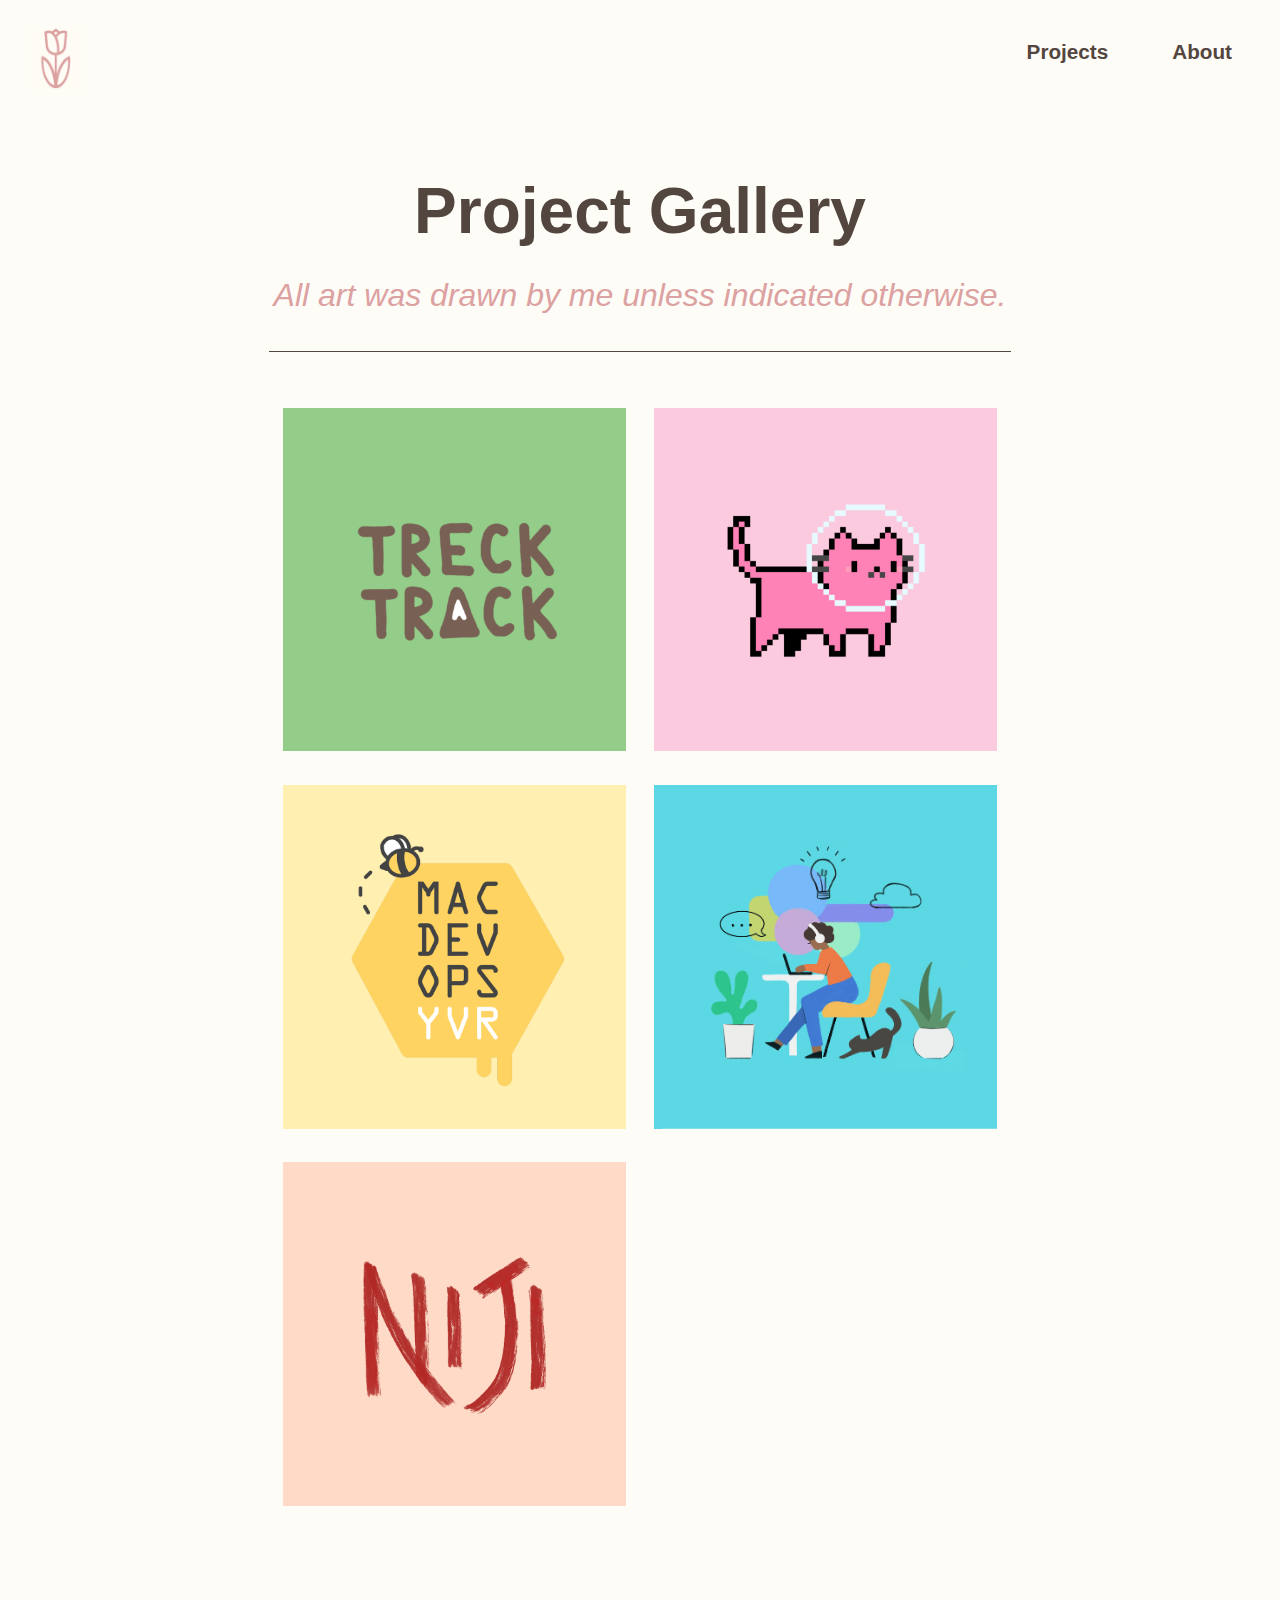
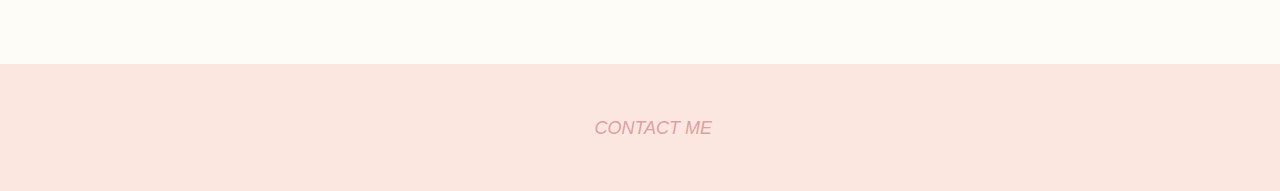
<file: PageProjects.html>
<!DOCTYPE html>
<html lang="en">

<head>
    <meta charset="UTF-8">
    <meta name="viewport" content="width=device-width, initial-scale=1.0">
    <title>Loriane Untz Projects</title>
    <link rel="stylesheet" href="styles.css">
</head>

<body>
    <div class="navbar">
        <ul>
            <li style="float:left;"><a href="index.html"><b><img id="myLogo" src="images/logo.png"
                            alt="my-logo"></b></a></li>
            <li><a href="PageAboutMe.html">About</a></li>
            <li><a class="lastlink" href="PageProjects.html">Projects</a></li>
        </ul>
    </div>
    <div class="body">
        <h1 style="text-align: center;">Project Gallery</h1>
        <h3 style="text-align: center;">All art was drawn by me unless indicated otherwise.</h3>
        <div id="line"></div>
        <br>
        <div class="gallery">
            <div class="gallery-row">
                <div class="container">
                    <div class="gallery-item"><img class="image" src="images/TreckTrack-GP.png" alt=""></div>
                    <a href="P_210.html">
                        <div class="text">Desktop App</div>
                    </a>
                </div>
                <div class="container">
                    <div class="gallery-item"><img class="image" src="images/SpaceCat-GP.png" alt=""></div>
                    <a href="P_CatGame.html">
                        <div class="text">Desktop Game</div>
                    </a>
                </div>
            </div>
            <div class="gallery-row">
                <div class="container">
                    <div class="gallery-item"><img class="image" src="images/MDO2.png" alt=""></div>
                    <a href="P_MDO.html">
                        <div class="text">Logo Design</div>
                    </a>
                </div>
                <div class="container">
                    <div class="gallery-item"><img class="image" src="images/DMN-GP.png" alt=""></div>
                    <a href="P_DMN.html">
                        <div class="text">Poster Design</div>
                    </a>
                </div>
            </div>
            <div class="gallery-row">
                <div class="container">
                    <div class="gallery-item"><img class="image" src="images/Niji-GP.png" alt=""></div>
                    <a href="P_NIJI.html">
                        <div class="text">Riddle Game</div>
                    </a>
                </div>
            </div>
        </div>
    </div>
    <p class="pageBottom"><a class="pageBottomText" href="mailto:loriane@untz.net" target="_blank">CONTACT ME</a></p>
</body>

</html>
</file>
<file: styles.css>
* {
    font-family: 'Mukta', sans-serif;
    background-color: #fefcf7;
    margin: 0%;
    color: #53463f;
}

.body {
    margin-left: 21%;
    margin-right: 21%;
    margin-top: 7.5%;
    margin-bottom: 8%;
}

h1 {
    font-size: 400%;
    letter-spacing: 2%;
    word-spacing: 12%;
    margin-bottom: 4%;
}

h2 {
    font-size: 320%;
}

h3 {
    font-weight: lighter;
    font-size: 200%;
    color: #DCA1A1;
    margin-bottom: 5%;
    font-style: italic;
}

p {
    font-weight: 200;
    font-size: x-large;
    line-height: 145%;
}

.link {
    text-decoration: none;
    opacity: 80%;
    font-style: italic;
}

#title-pink {
    color: #d59898;
    font-size: 150%;
}

/* Home page */

#introText {
    font-weight: 300;
    font-size: 180%;
    line-height: 140%;
    margin-top: 13%;
    margin-bottom: 3%;
    margin-left: 44%;
    margin-right: 14%;
}

#photoOfMe {
    width: 20%;
    height: 45%;
    position: absolute;
    margin-left: -28%;
    margin-top: -2.3%;
    border-radius: 4px;
}

.galleryButton {
    border: none;
    color: #d59898;
    padding-left: 2%;
    text-decoration: none;
    display: inline-block;
    font-size: 80%;
    cursor: pointer;
    margin-top: 12%;
    margin-left: -2%;
    margin-bottom: 16%;
}

.galleryButton:hover {
    font-size: 82%;
}

/* Gallery page */

.container {
    margin-top: -3%;
    margin-bottom: 7%;
    position: relative;
    width: 50%;
    height: 50%;
    overflow: hidden;
}

.image {
    width: 100%;
    height: 100%;
    transition: opacity 0.35s;
}

.text {
    position: absolute;
    text-align: center;
    font-weight: bolder;
    background: none;
    font-size: 200%;
    top: 50%;
    left: 50%;
    transform: translate(-50%, -50%);
    opacity: 0;
    transition: opacity 0.5s;
    color: #53463fd0;
}

.container:hover .image {
    opacity: 0.2;
    height: 100%;
}

.container:hover .text {
    opacity: 1;
}

.gallery {
    display: flex;
    flex-direction: column;
}

.gallery-row {
    display: flex;
}

.gallery-item {
    padding: 0% 3.7% 0% 3.7%;
}

/* About page */

.aboutText {
    font-weight: 300;
    font-size: 180%;
    line-height: 140%;
    margin-left: 15%;
    margin-right: 15%;
    margin-top: 10%;
    margin-bottom: 13%;
}

#me {
    margin-left: 60%;
    margin-top: -33%;
    height: 26%;
    width: 26%;
    margin-bottom: 8.5%;
}

/* Navbar */

#myLogo {
    height: 7%;
    width: 4.5%;
    position: absolute;
    margin-left: 1%;
    margin-top: -1%;
}

.navbar {
    background: none;
    font-size: large;
}

ul {
    list-style-type: none;
    margin: 0%;
    padding: 0%;
    overflow: hidden;
    background: none;

}

li {
    float: right;
    display: block;
    text-align: center;
    padding-right: 2.5%;
    padding-top: 2%;
    background: none;
}

li a {
    display: block;
    text-align: center;
    padding: 14px 16px;
    text-decoration: none;
    background: none;
    font-size: 115%;
    font-weight: bold;
}

li a:hover:not(:active) {
    opacity: 0.5;
}

/* Contact  */

.pageBottom {
    background-color: #fce7e0;
    margin: 0;
    padding-top: 3.5%;
    padding-bottom: 3.5%;
    padding-left: 3.5%;
}

.pageBottomText {
    text-decoration: none;
    background-color: #fce7e0;
    color: #DCA1A1;
    font-size: large;
    font-style: italic;
    font-weight: 200;
    margin-left: 44.5%;
    letter-spacing: 5%;
    word-spacing: 5%;
}

/* Top arrow button */

.topArrow {
    margin-top: 10%;
    margin-left: 48%;
    display: inline-block;
    background-color: #fce7e0;
    padding: 1.1% 1.7% 1% 1.7%;
    text-decoration: none;
    font-size: x-large;
    font-weight: bolder;
    border-radius: 50%;
}

.topArrow:hover {
    opacity: 0.7;
}

/* Line separation */

#line {
    margin-bottom: 8%;
    margin-top: 5%;
    border-bottom: 1px solid #53463f;
}

/* External link button */

.linkButton {
    text-decoration: none;
    padding: 1.5% 1.5%;
    color: #DCA1A1;
    background-color: #fce7e0;
    border-radius: 18px;
}

.linkButton:hover {
    padding: 1.65%;
    border-radius: 18.5px;
}

/* Image gallery placement */

#p0 {
    width: 100%;
    height: 100%;
    border-radius: 0.7%;
    border: 1px solid #53463fb9;
}

#p1 {
    width: 99.9%;
    margin-bottom: 3.5%;
    border-radius: 0.7%;

}

#p2 {
    width: 47.599%;
    margin-right: 3.5%;
    border-radius: 1.2%;
    margin-bottom: 3.5%;

}

#p3 {
    width: 47.599%;
    border-radius: 1.2%;
    margin-bottom: 3.5%;

}

#p4 {
    width: 99.9%;
    border-radius: 0.7%;

}
</file>
